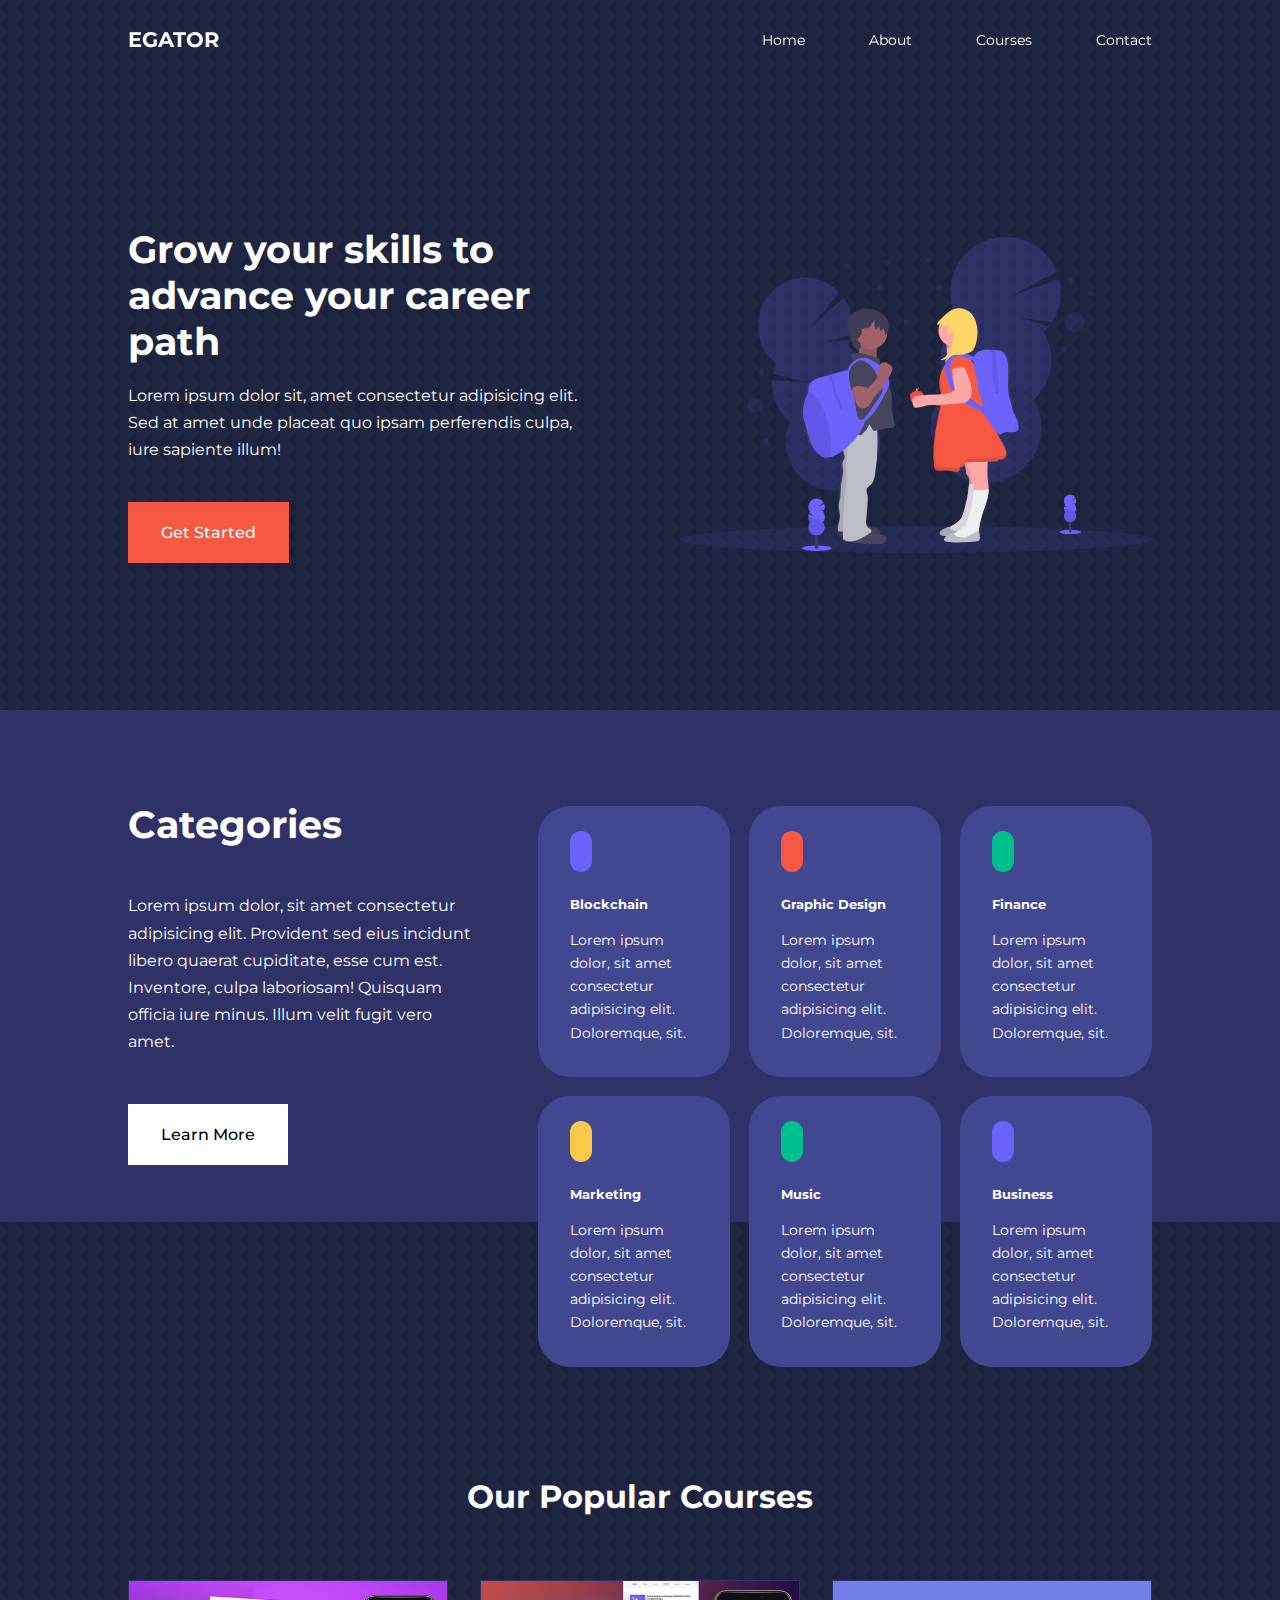
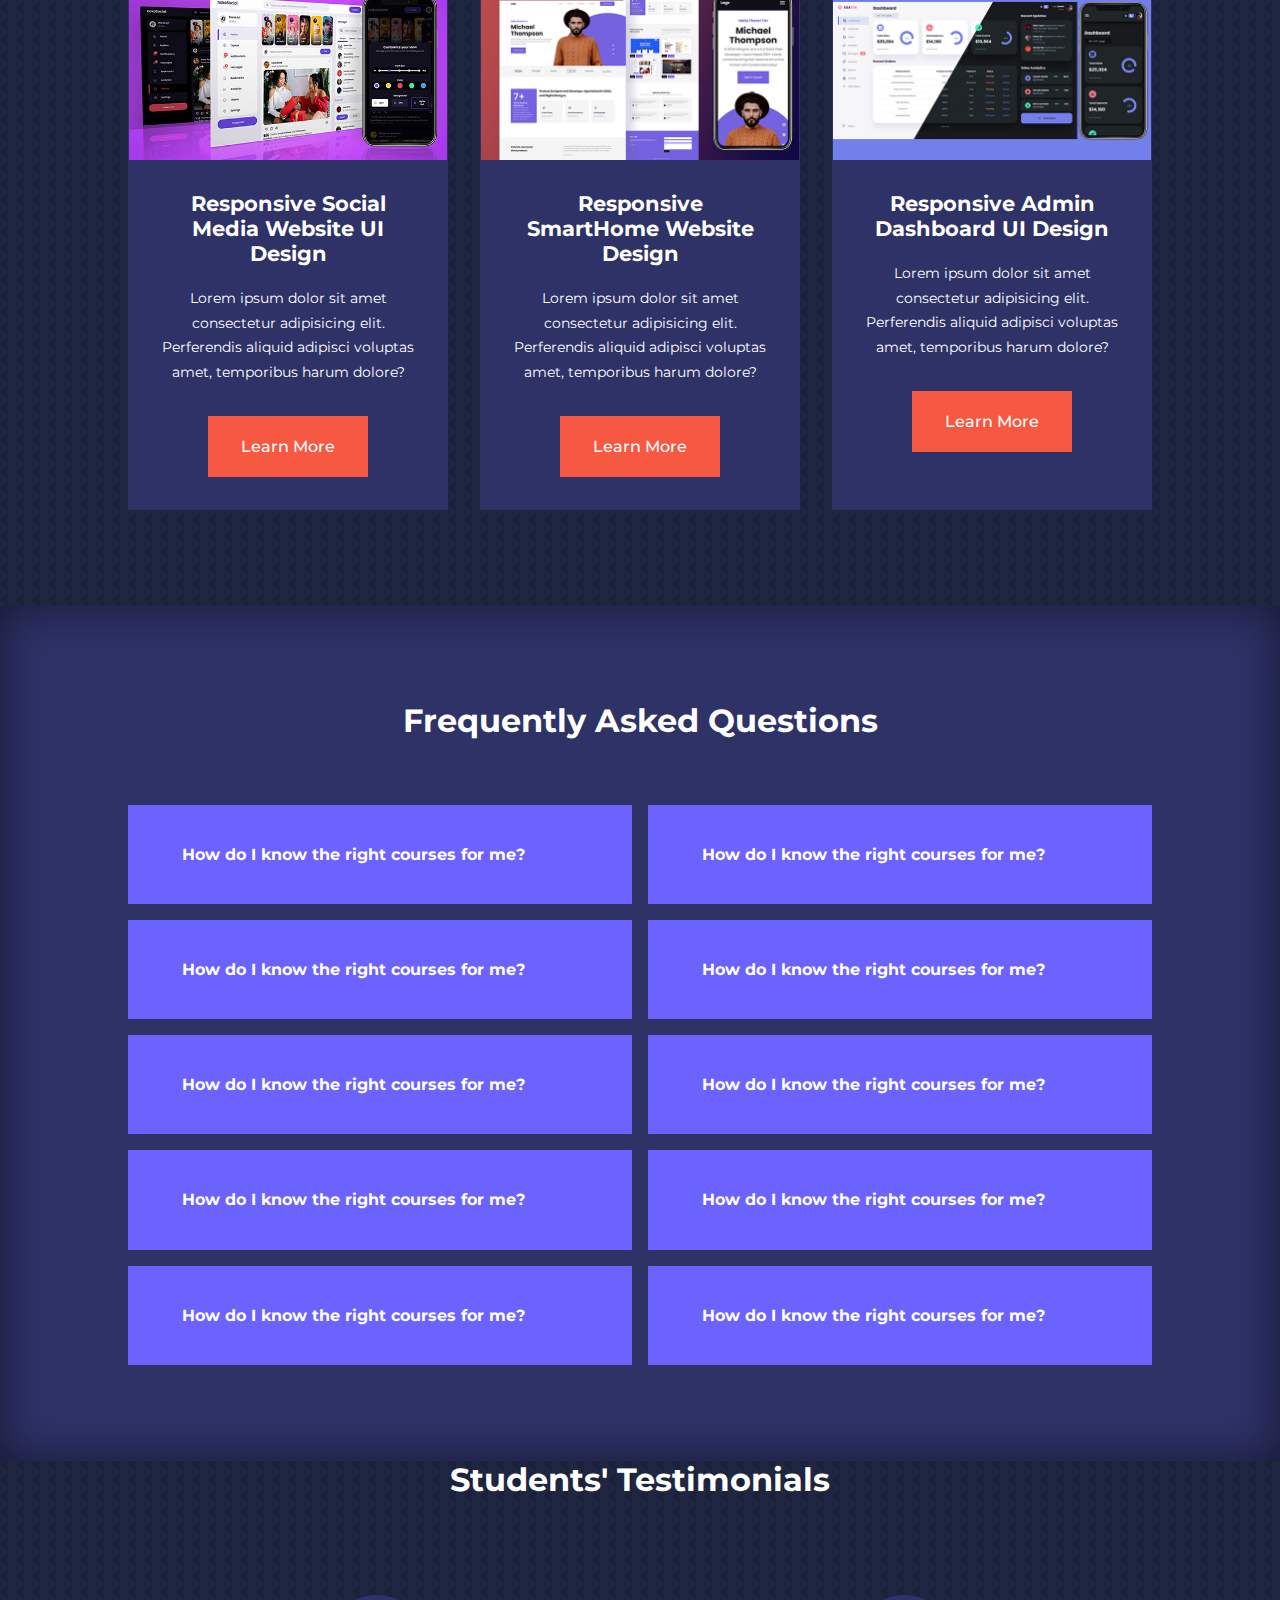
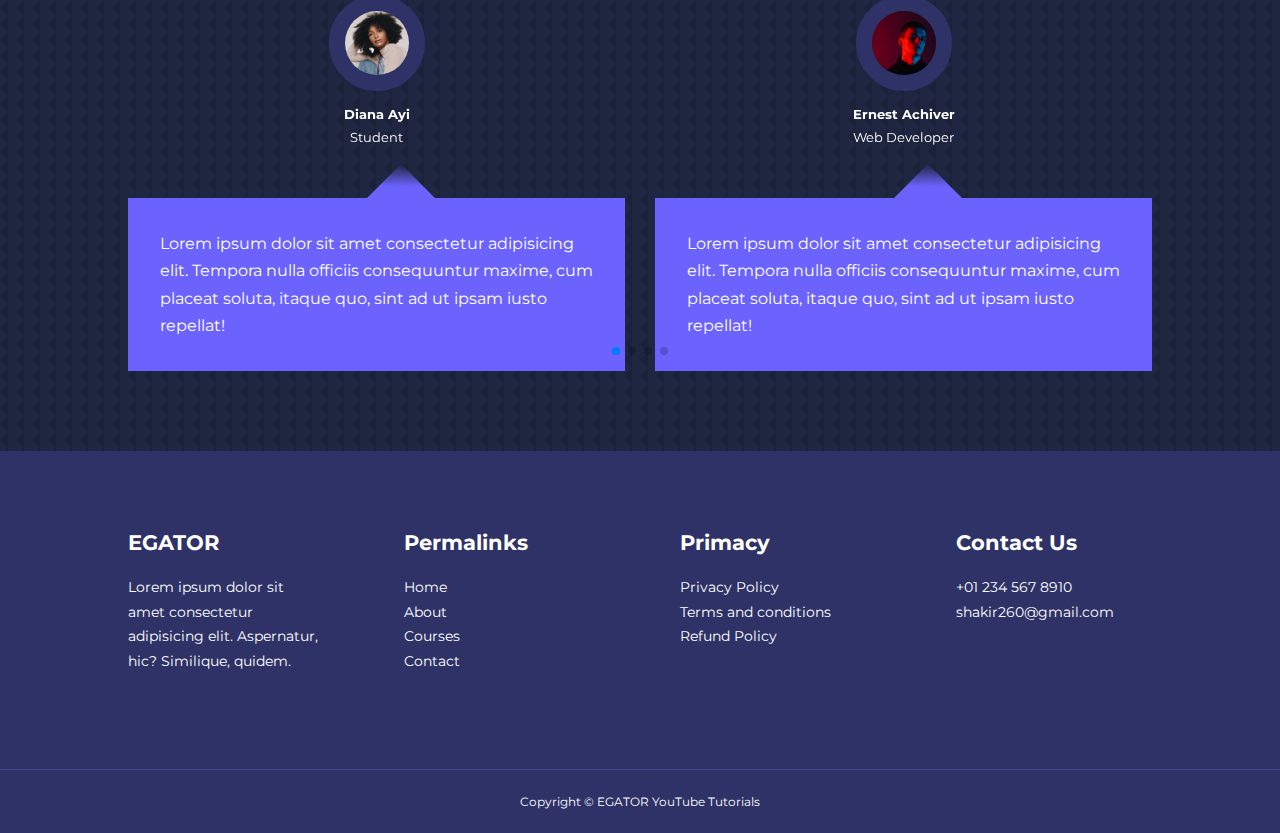
<file: index.html>
<!DOCTYPE html>
<html lang="en">
  <head>
    <meta charset="UTF-8" />
    <meta name="viewport" content="width=device-width, initial-scale=1.0" />
    <title>Responsive Multipage Education Website Using HTML, CSS & JS</title>
    <link rel="stylesheet" href="./css/style.css" />
    <!-- SWİPER JS CDN -->
    <link
      rel="stylesheet"
      href="https://cdn.jsdelivr.net/npm/swiper@11/swiper-bundle.min.css"
    />
    <!-- ICONSCOUT CSS LINK -->
    <link
      rel="stylesheet"
      href="https://unicons.iconscout.com/release/v4.0.8/css/line.css"
    />
    <style>
      body {
        background-image: url("images/bg-texture.png");
      }
    </style>
  </head>
  <body>
    <nav>
      <div class="container nav__container">
        <a href="index.html"><h4>EGATOR</h4></a>
        <ul class="nav__menu">
          <li><a href="index.html">Home</a></li>
          <li><a href="about.html">About</a></li>
          <li><a href="courses.html">Courses</a></li>
          <li><a href="contact.html">Contact</a></li>
        </ul>
        <button id="open-menu-btn"><i class="uil uil-bars"></i></button>
        <button id="close-menu-btn"><i class="uil uil-multiply"></i></button>
      </div>
    </nav>
    <!-- END OF NAVBAR -->
    <header>
      <div class="container header__container">
        <div class="header__left">
          <h1>Grow your skills to advance your career path</h1>
          <p>
            Lorem ipsum dolor sit, amet consectetur adipisicing elit. Sed at
            amet unde placeat quo ipsam perferendis culpa, iure sapiente illum!
          </p>
          <a href="courses.html" class="btn btn-primary">Get Started</a>
        </div>
        <div class="header__right">
          <div class="header__right-image">
            <img src="images/header.svg" />
          </div>
        </div>
      </div>
    </header>
    <!-- END OF HEADER -->

    <section class="categories">
      <div class="container categories__container">
        <div class="categories__left">
          <h1>Categories</h1>
          <p>
            Lorem ipsum dolor, sit amet consectetur adipisicing elit. Provident
            sed eius incidunt libero quaerat cupiditate, esse cum est.
            Inventore, culpa laboriosam! Quisquam officia iure minus. Illum
            velit fugit vero amet.
          </p>
          <a href="" class="btn">Learn More</a>
        </div>
        <div class="categories__right">
          <article class="category">
            <span class="category__icon"
              ><i class="uil uil-bitcoin-circle"></i
            ></span>
            <h5>Blockchain</h5>
            <p>
              Lorem ipsum dolor, sit amet consectetur adipisicing elit.
              Doloremque, sit.
            </p>
          </article>
          <article class="category">
            <span class="category__icon"><i class="uil uil-palette"></i></span>
            <h5>Graphic Design</h5>
            <p>
              Lorem ipsum dolor, sit amet consectetur adipisicing elit.
              Doloremque, sit.
            </p>
          </article>
          <article class="category">
            <span class="category__icon"
              ><i class="uil uil-usd-circle"></i
            ></span>
            <h5>Finance</h5>
            <p>
              Lorem ipsum dolor, sit amet consectetur adipisicing elit.
              Doloremque, sit.
            </p>
          </article>
          <article class="category">
            <span class="category__icon"
              ><i class="uil uil-megaphone"></i
            ></span>
            <h5>Marketing</h5>
            <p>
              Lorem ipsum dolor, sit amet consectetur adipisicing elit.
              Doloremque, sit.
            </p>
          </article>
          <article class="category">
            <span class="category__icon"><i class="uil uil-music"></i></span>
            <h5>Music</h5>
            <p>
              Lorem ipsum dolor, sit amet consectetur adipisicing elit.
              Doloremque, sit.
            </p>
          </article>
          <article class="category">
            <span class="category__icon"
              ><i class="uil uil-puzzle-piece"></i
            ></span>
            <h5>Business</h5>
            <p>
              Lorem ipsum dolor, sit amet consectetur adipisicing elit.
              Doloremque, sit.
            </p>
          </article>
        </div>
      </div>
    </section>

    <!-- END OF CATEGORIES -->

    <section class="courses">
      <h2>Our Popular Courses</h2>
      <div class="container courses__container">
        <article class="course">
          <div class="course__image">
            <img src="images/course1.jpg" alt="" />
          </div>
          <div class="course__info">
            <h4>Responsive Social Media Website UI Design</h4>
            <p>
              Lorem ipsum dolor sit amet consectetur adipisicing elit.
              Perferendis aliquid adipisci voluptas amet, temporibus harum
              dolore?
            </p>
            <a href="courses.html" class="btn btn-primary"> Learn More </a>
          </div>
        </article>

        <article class="course">
          <div class="course__image">
            <img src="images/course2.jpg" alt="" />
          </div>
          <div class="course__info">
            <h4>Responsive SmartHome Website Design</h4>
            <p>
              Lorem ipsum dolor sit amet consectetur adipisicing elit.
              Perferendis aliquid adipisci voluptas amet, temporibus harum
              dolore?
            </p>
            <a href="courses.html" class="btn btn-primary"> Learn More </a>
          </div>
        </article>

        <article class="course">
          <div class="course__image">
            <img src="images/course3.jpg" alt="" />
          </div>
          <div class="course__info">
            <h4>Responsive Admin Dashboard UI Design</h4>
            <p>
              Lorem ipsum dolor sit amet consectetur adipisicing elit.
              Perferendis aliquid adipisci voluptas amet, temporibus harum
              dolore?
            </p>
            <a href="courses.html" class="btn btn-primary"> Learn More </a>
          </div>
        </article>
      </div>
    </section>

    <!-- =========================== END OF THE COURSES=================== -->

    <section class="faqs">
      <h2>Frequently Asked Questions</h2>
      <div class="container faqs__container">
        <article class="faq">
          <div class="faq__icon"><i class="uil uil-plus"></i></div>
          <div class="question__answer">
            <h4>How do I know the right courses for me?</h4>
            <p>
              Lorem ipsum, dolor sit amet consectetur adipisicing elit. Placeat
              eaque vero unde itaque at sapiente facilis nulla optio quod
              maxime. Obcaecati error officiis quo id! Dolores quod voluptate
              rem repudiandae.
            </p>
          </div>
        </article>

        <article class="faq">
          <div class="faq__icon"><i class="uil uil-plus"></i></div>
          <div class="question__answer">
            <h4>How do I know the right courses for me?</h4>
            <p>
              Lorem ipsum, dolor sit amet consectetur adipisicing elit. Placeat
              eaque vero unde itaque at sapiente facilis nulla optio quod
              maxime. Obcaecati error officiis quo id! Dolores quod voluptate
              rem repudiandae.
            </p>
          </div>
        </article>

        <article class="faq">
          <div class="faq__icon"><i class="uil uil-plus"></i></div>
          <div class="question__answer">
            <h4>How do I know the right courses for me?</h4>
            <p>
              Lorem ipsum, dolor sit amet consectetur adipisicing elit. Placeat
              eaque vero unde itaque at sapiente facilis nulla optio quod
              maxime. Obcaecati error officiis quo id! Dolores quod voluptate
              rem repudiandae.
            </p>
          </div>
        </article>

        <article class="faq">
          <div class="faq__icon"><i class="uil uil-plus"></i></div>
          <div class="question__answer">
            <h4>How do I know the right courses for me?</h4>
            <p>
              Lorem ipsum, dolor sit amet consectetur adipisicing elit. Placeat
              eaque vero unde itaque at sapiente facilis nulla optio quod
              maxime. Obcaecati error officiis quo id! Dolores quod voluptate
              rem repudiandae.
            </p>
          </div>
        </article>

        <article class="faq">
          <div class="faq__icon"><i class="uil uil-plus"></i></div>
          <div class="question__answer">
            <h4>How do I know the right courses for me?</h4>
            <p>
              Lorem ipsum, dolor sit amet consectetur adipisicing elit. Placeat
              eaque vero unde itaque at sapiente facilis nulla optio quod
              maxime. Obcaecati error officiis quo id! Dolores quod voluptate
              rem repudiandae.
            </p>
          </div>
        </article>

        <article class="faq">
          <div class="faq__icon"><i class="uil uil-plus"></i></div>
          <div class="question__answer">
            <h4>How do I know the right courses for me?</h4>
            <p>
              Lorem ipsum, dolor sit amet consectetur adipisicing elit. Placeat
              eaque vero unde itaque at sapiente facilis nulla optio quod
              maxime. Obcaecati error officiis quo id! Dolores quod voluptate
              rem repudiandae.
            </p>
          </div>
        </article>

        <article class="faq">
          <div class="faq__icon"><i class="uil uil-plus"></i></div>
          <div class="question__answer">
            <h4>How do I know the right courses for me?</h4>
            <p>
              Lorem ipsum, dolor sit amet consectetur adipisicing elit. Placeat
              eaque vero unde itaque at sapiente facilis nulla optio quod
              maxime. Obcaecati error officiis quo id! Dolores quod voluptate
              rem repudiandae.
            </p>
          </div>
        </article>

        <article class="faq">
          <div class="faq__icon"><i class="uil uil-plus"></i></div>
          <div class="question__answer">
            <h4>How do I know the right courses for me?</h4>
            <p>
              Lorem ipsum, dolor sit amet consectetur adipisicing elit. Placeat
              eaque vero unde itaque at sapiente facilis nulla optio quod
              maxime. Obcaecati error officiis quo id! Dolores quod voluptate
              rem repudiandae.
            </p>
          </div>
        </article>

        <article class="faq">
          <div class="faq__icon"><i class="uil uil-plus"></i></div>
          <div class="question__answer">
            <h4>How do I know the right courses for me?</h4>
            <p>
              Lorem ipsum, dolor sit amet consectetur adipisicing elit. Placeat
              eaque vero unde itaque at sapiente facilis nulla optio quod
              maxime. Obcaecati error officiis quo id! Dolores quod voluptate
              rem repudiandae.
            </p>
          </div>
        </article>

        <article class="faq">
          <div class="faq__icon"><i class="uil uil-plus"></i></div>
          <div class="question__answer">
            <h4>How do I know the right courses for me?</h4>
            <p>
              Lorem ipsum, dolor sit amet consectetur adipisicing elit. Placeat
              eaque vero unde itaque at sapiente facilis nulla optio quod
              maxime. Obcaecati error officiis quo id! Dolores quod voluptate
              rem repudiandae.
            </p>
          </div>
        </article>
      </div>
    </section>
    <!-- END OF FAQS -->

    <!-- TESTIMONIALS  -->
    <section class="container testimonials__container swiper mySwiper">
      <h2>Students' Testimonials</h2>
      <div class="swiper-wrapper">
        <article class="testimonial swiper-slide">
          <div class="avatar">
            <img src="images/avatar1.jpg" alt="" />
          </div>
          <div class="testimonial__info">
            <h5>Diana Ayi</h5>
            <small>Student</small>
          </div>
          <div class="testimonial__body">
            <p>
              Lorem ipsum dolor sit amet consectetur adipisicing elit. Tempora
              nulla officiis consequuntur maxime, cum placeat soluta, itaque
              quo, sint ad ut ipsam iusto repellat!
            </p>
          </div>
        </article>

        <article class="testimonial swiper-slide">
          <div class="avatar">
            <img src="images/avatar2.jpg" alt="" />
          </div>
          <div class="testimonial__info">
            <h5>Ernest Achiver</h5>
            <small>Web Developer</small>
          </div>
          <div class="testimonial__body">
            <p>
              Lorem ipsum dolor sit amet consectetur adipisicing elit. Tempora
              nulla officiis consequuntur maxime, cum placeat soluta, itaque
              quo, sint ad ut ipsam iusto repellat!
            </p>
          </div>
        </article>

        <article class="testimonial swiper-slide">
          <div class="avatar">
            <img src="images/avatar3.jpg" alt="" />
          </div>
          <div class="testimonial__info">
            <h5>Edem Quist</h5>
            <small>Student</small>
          </div>
          <div class="testimonial__body">
            <p>
              Lorem ipsum dolor sit amet consectetur adipisicing elit. Tempora
              nulla officiis consequuntur maxime, cum placeat soluta, itaque
              quo, sint ad ut ipsam iusto repellat!
            </p>
          </div>
        </article>

        <article class="testimonial swiper-slide">
          <div class="avatar">
            <img src="images/avatar4.jpg" alt="" />
          </div>
          <div class="testimonial__info">
            <h5>Hajia Bintu</h5>
            <small>Model</small>
          </div>
          <div class="testimonial__body">
            <p>
              Lorem ipsum dolor sit amet consectetur adipisicing elit. Tempora
              nulla officiis consequuntur maxime, cum placeat soluta, itaque
              quo, sint ad ut ipsam iusto repellat!
            </p>
          </div>
        </article>

        <article class="testimonial swiper-slide">
          <div class="avatar">
            <img src="images/avatar5.jpg" alt="" />
          </div>
          <div class="testimonial__info">
            <h5>Jane Doe</h5>
            <small>Student</small>
          </div>
          <div class="testimonial__body">
            <p>
              Lorem ipsum dolor sit amet consectetur adipisicing elit. Tempora
              nulla officiis consequuntur maxime, cum placeat soluta, itaque
              quo, sint ad ut ipsam iusto repellat!
            </p>
          </div>
        </article>
      </div>
      <div class="swiper-pagination"></div>
    </section>
    <!--END OF TESTIMONIALS  -->

    <!-- ======= FOOTER ======= -->
    <footer>
      <div class="container footer__container">
        <div class="footer__1">
          <a href="index.html" class="footer__logo"><h4>EGATOR</h4></a>
          <p>
            Lorem ipsum dolor sit amet consectetur adipisicing elit. Aspernatur,
            hic? Similique, quidem.
          </p>
        </div>
        <div class="footer__2">
          <h4>Permalinks</h4>
          <ul class="permalinks">
            <li><a href="index.html">Home</a></li>
            <li><a href="about.html">About</a></li>
            <li><a href="courses.html">Courses</a></li>
            <li><a href="contact.html">Contact</a></li>
          </ul>
        </div>
        <div class="footer__3">
          <h4>Primacy</h4>
          <ul class="privacy">
            <li><a href="#">Privacy Policy</a></li>
            <li><a href="#">Terms and conditions</a></li>
            <li><a href="#">Refund Policy</a></li>
          </ul>
        </div>
        <div class="footer__4">
          <h4>Contact Us</h4>
          <ul class="privacy">
            <p>+01 234 567 8910</p>
            <p>shakir260@gmail.com</p>
          </ul>
          <ul class="footer__socials">
            <li>
              <a href="#"><i class="uil uil-facebook-f"></i></a>
            </li>
            <li>
              <a href="#"><i class="uil uil-instagram-alt"></i></a>
            </li>
            <li>
              <a href="#"><i class="uil uil-twitter"></i></a>
            </li>
            <li>
              <a href="#"><i class="uil uil-linkedin-alt"></i></a>
            </li>
          </ul>
        </div>
      </div>
      <div class="footer__copyright">
        <small>Copyright &copy; EGATOR YouTube Tutorials</small>
      </div>
    </footer>

    <!-- SWIPER JS -->
    <script src="https://cdn.jsdelivr.net/npm/swiper@11/swiper-bundle.min.js"></script>
    <script src="main.js"></script>

    <script>
      var swiper = new Swiper(".mySwiper", {
        slidesPerView: "auto",
        spaceBetween: 30,
        pagination: {
          el: ".swiper-pagination",
          clickable: true,
        },
        // when winow width ,s >= 600px
        breakpoints: {
          600: {
            slidesPerView: 2,
          },
        },
      });
    </script>
  </body>
</html>
</file>
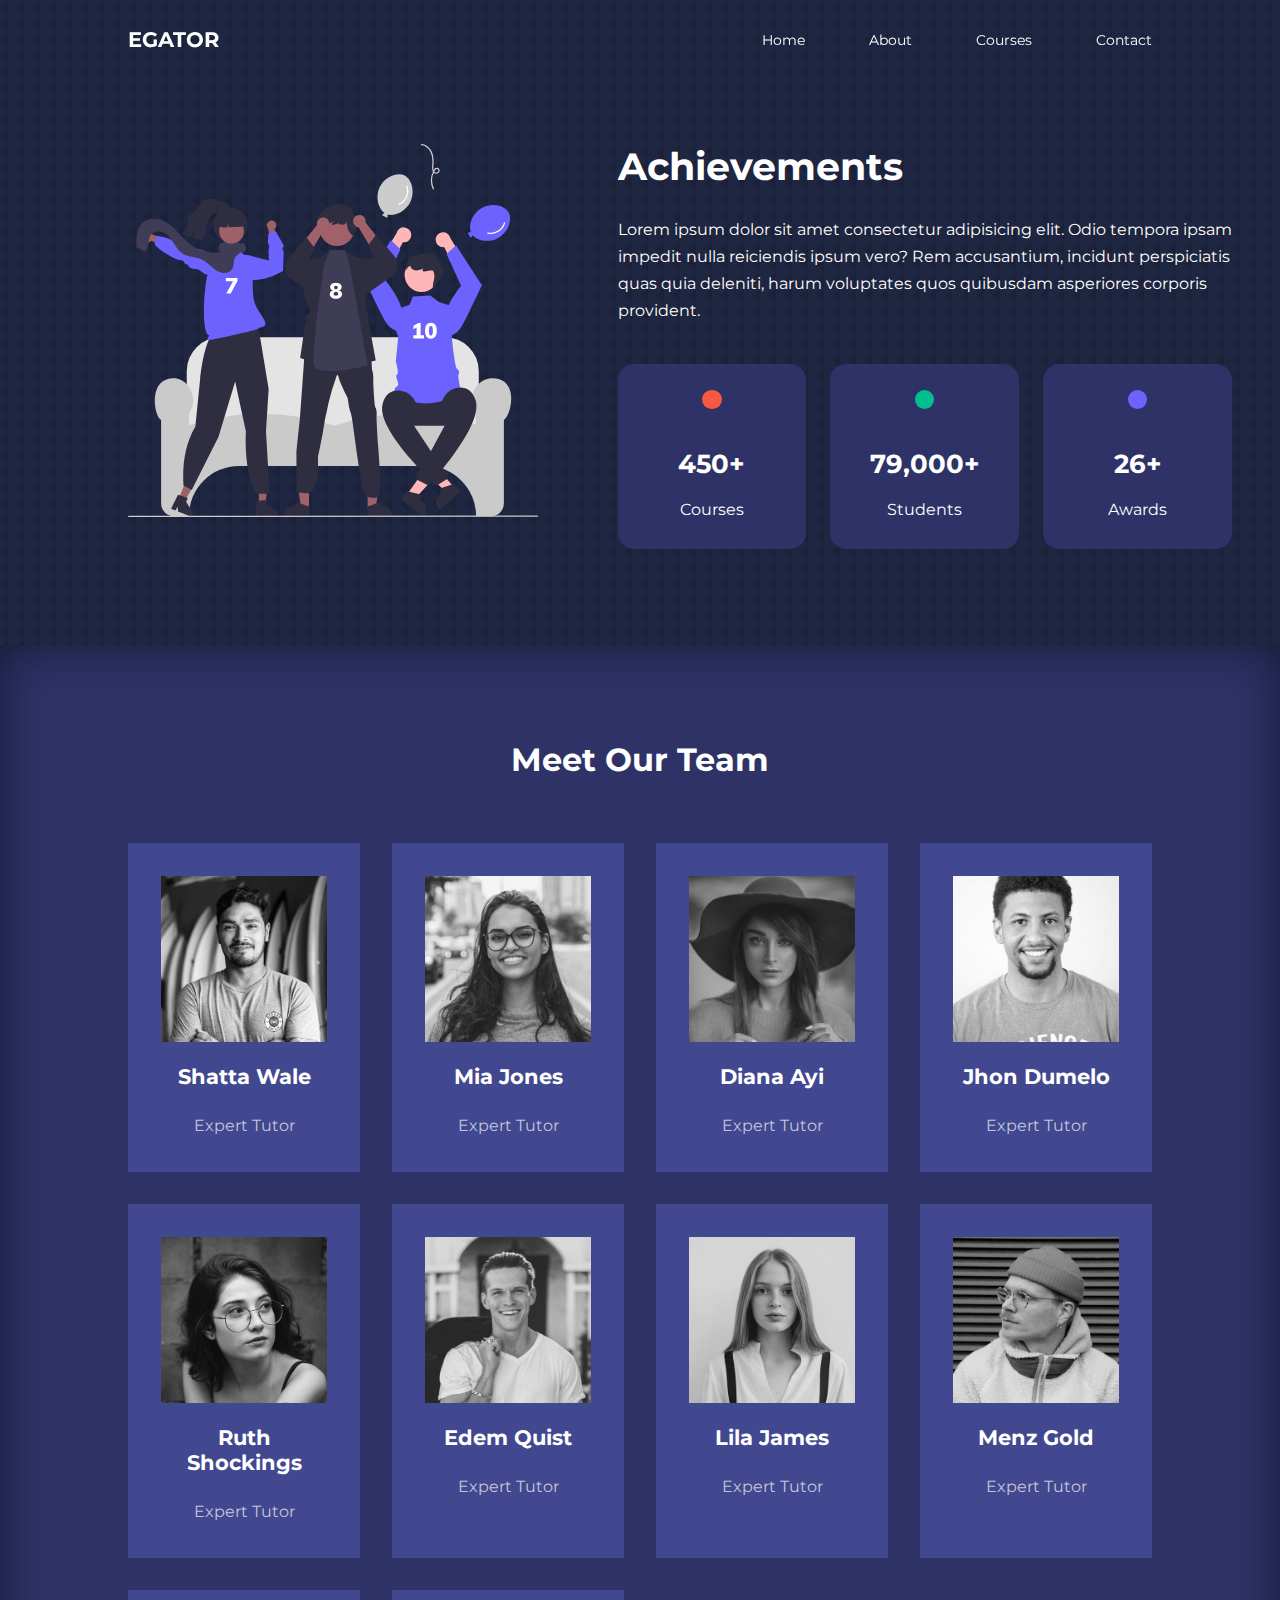
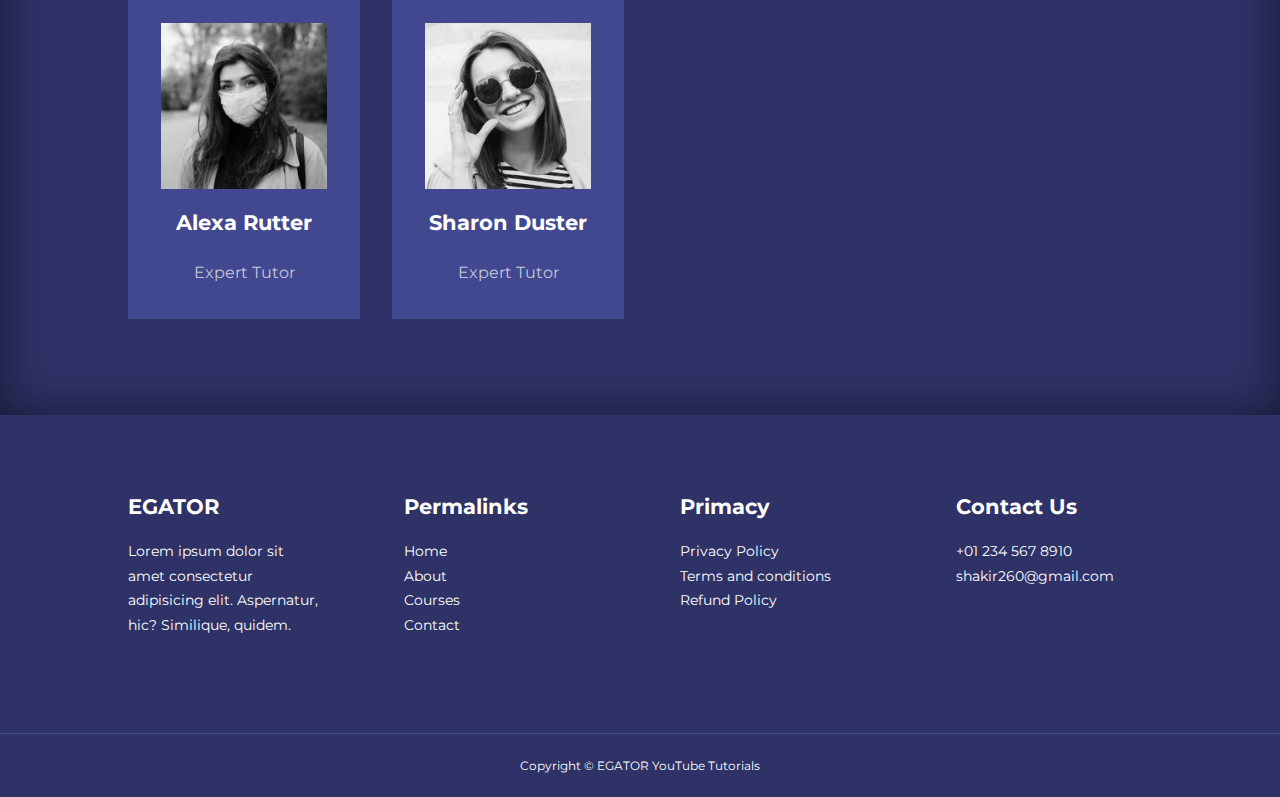
<file: about.html>
<!DOCTYPE html>
<html lang="en">
  <head>
    <meta charset="UTF-8" />
    <meta name="viewport" content="width=device-width, initial-scale=1.0" />
    <title>Responsive Multipage Education Website Using HTML, CSS & JS</title>
    <link rel="stylesheet" href="./css/style.css" />
    <link rel="stylesheet" href="./css/about.css" />
    <!-- ICONSCOUT CSS LINK -->
    <link
      rel="stylesheet"
      href="https://unicons.iconscout.com/release/v4.0.8/css/line.css"
    />
    <style>
      body {
        background-image: url("images/bg-texture.png");
      }
    </style>
  </head>
  <body>
    <nav>
      <div class="container nav__container">
        <a href="index.html"><h4>EGATOR</h4></a>
        <ul class="nav__menu">
          <li><a href="index.html">Home</a></li>
          <li><a href="about.html">About</a></li>
          <li><a href="courses.html">Courses</a></li>
          <li><a href="contact.html">Contact</a></li>
        </ul>
        <button id="open-menu-btn"><i class="uil uil-bars"></i></button>
        <button id="close-menu-btn"><i class="uil uil-multiply"></i></button>
      </div>
    </nav>

    <!-- ============ ACHIEVEMENTS ============== -->

    <section class="about__achievements">
      <div class="container about__achievements-container">
        <div class="about__achievements-left">
          <img src="images/about achievements.svg" alt="" />
        </div>
        <div class="about__achievements-right">
          <h1>Achievements</h1>
          <p>
            Lorem ipsum dolor sit amet consectetur adipisicing elit. Odio
            tempora ipsam impedit nulla reiciendis ipsum vero? Rem accusantium,
            incidunt perspiciatis quas quia deleniti, harum voluptates quos
            quibusdam asperiores corporis provident.
          </p>
          <div class="achievements__cards">
            <article class="achievement__card">
              <span class="achievement__icon"
                ><i class="uil uil-video"></i
              ></span>
              <h3>450+</h3>
              <p>Courses</p>
            </article>

            <article class="achievement__card">
              <span class="achievement__icon"
                ><i class="uil uil-users-alt"></i
              ></span>
              <h3>79,000+</h3>
              <p>Students</p>
            </article>

            <article class="achievement__card">
              <span class="achievement__icon"
                ><i class="uil uil-trophy"></i
              ></span>
              <h3>26+</h3>
              <p>Awards</p>
            </article>
          </div>
        </div>
      </div>
    </section>
    <!-- ============ END OF ACHIEVEMENTS ============== -->

    <!-- ============ MEET OUR TEAM SECTION ============== -->
    <section class="team">
      <h2>Meet Our Team</h2>
      <div class="container team__container">
        <articel class="team__member">
          <div class="team__member-image">
            <img src="images/tm1.jpg" alt="" />
          </div>
          <div class="team__member-info">
            <h4>Shatta Wale</h4>
            <p>Expert Tutor</p>
          </div>
          <div class="team__member-socials">
            <a href="https://instagram.com" target="_blank"
              ><i class="uil uil-instagram"></i
            ></a>
            <a href="https://twitter.com" target="_blank"
              ><i class="uil uil-twitter-alt"></i
            ></a>
            <a href="https://linkedin.com" target="_blank"
              ><i class="uil uil-linkedin-alt"></i
            ></a>
          </div>
        </articel>
        <articel class="team__member">
          <div class="team__member-image">
            <img src="images/tm2.jpg" alt="" />
          </div>
          <div class="team__member-info">
            <h4>Mia Jones</h4>
            <p>Expert Tutor</p>
          </div>
          <div class="team__member-socials">
            <a href="https://instagram.com" target="_blank"
              ><i class="uil uil-instagram"></i
            ></a>
            <a href="https://twitter.com" target="_blank"
              ><i class="uil uil-twitter-alt"></i
            ></a>
            <a href="https://linkedin.com" target="_blank"
              ><i class="uil uil-linkedin-alt"></i
            ></a>
          </div>
        </articel>
        <articel class="team__member">
          <div class="team__member-image">
            <img src="images/tm3.jpg" alt="" />
          </div>
          <div class="team__member-info">
            <h4>Diana Ayi</h4>
            <p>Expert Tutor</p>
          </div>
          <div class="team__member-socials">
            <a href="https://instagram.com" target="_blank"
              ><i class="uil uil-instagram"></i
            ></a>
            <a href="https://twitter.com" target="_blank"
              ><i class="uil uil-twitter-alt"></i
            ></a>
            <a href="https://linkedin.com" target="_blank"
              ><i class="uil uil-linkedin-alt"></i
            ></a>
          </div>
        </articel>
        <articel class="team__member">
          <div class="team__member-image">
            <img src="images/tm4.jpg" alt="" />
          </div>
          <div class="team__member-info">
            <h4>Jhon Dumelo</h4>
            <p>Expert Tutor</p>
          </div>
          <div class="team__member-socials">
            <a href="https://instagram.com" target="_blank"
              ><i class="uil uil-instagram"></i
            ></a>
            <a href="https://twitter.com" target="_blank"
              ><i class="uil uil-twitter-alt"></i
            ></a>
            <a href="https://linkedin.com" target="_blank"
              ><i class="uil uil-linkedin-alt"></i
            ></a>
          </div>
        </articel>
        <articel class="team__member">
          <div class="team__member-image">
            <img src="images/tm5.jpg" alt="" />
          </div>
          <div class="team__member-info">
            <h4>Ruth Shockings</h4>
            <p>Expert Tutor</p>
          </div>
          <div class="team__member-socials">
            <a href="https://instagram.com" target="_blank"
              ><i class="uil uil-instagram"></i
            ></a>
            <a href="https://twitter.com" target="_blank"
              ><i class="uil uil-twitter-alt"></i
            ></a>
            <a href="https://linkedin.com" target="_blank"
              ><i class="uil uil-linkedin-alt"></i
            ></a>
          </div>
        </articel>
        <articel class="team__member">
          <div class="team__member-image">
            <img src="images/tm6.jpg" alt="" />
          </div>
          <div class="team__member-info">
            <h4>Edem Quist</h4>
            <p>Expert Tutor</p>
          </div>
          <div class="team__member-socials">
            <a href="https://instagram.com" target="_blank"
              ><i class="uil uil-instagram"></i
            ></a>
            <a href="https://twitter.com" target="_blank"
              ><i class="uil uil-twitter-alt"></i
            ></a>
            <a href="https://linkedin.com" target="_blank"
              ><i class="uil uil-linkedin-alt"></i
            ></a>
          </div>
        </articel>
        <articel class="team__member">
          <div class="team__member-image">
            <img src="images/tm7.jpg" alt="" />
          </div>
          <div class="team__member-info">
            <h4>Lila James</h4>
            <p>Expert Tutor</p>
          </div>
          <div class="team__member-socials">
            <a href="https://instagram.com" target="_blank"
              ><i class="uil uil-instagram"></i
            ></a>
            <a href="https://twitter.com" target="_blank"
              ><i class="uil uil-twitter-alt"></i
            ></a>
            <a href="https://linkedin.com" target="_blank"
              ><i class="uil uil-linkedin-alt"></i
            ></a>
          </div>
        </articel>
        <articel class="team__member">
          <div class="team__member-image">
            <img src="images/tm8.jpg" alt="" />
          </div>
          <div class="team__member-info">
            <h4>Menz Gold</h4>
            <p>Expert Tutor</p>
          </div>
          <div class="team__member-socials">
            <a href="https://instagram.com" target="_blank"
              ><i class="uil uil-instagram"></i
            ></a>
            <a href="https://twitter.com" target="_blank"
              ><i class="uil uil-twitter-alt"></i
            ></a>
            <a href="https://linkedin.com" target="_blank"
              ><i class="uil uil-linkedin-alt"></i
            ></a>
          </div>
        </articel>
        <articel class="team__member">
          <div class="team__member-image">
            <img src="images/tm9.jpg" alt="" />
          </div>
          <div class="team__member-info">
            <h4>Alexa Rutter</h4>
            <p>Expert Tutor</p>
          </div>
          <div class="team__member-socials">
            <a href="https://instagram.com" target="_blank"
              ><i class="uil uil-instagram"></i
            ></a>
            <a href="https://twitter.com" target="_blank"
              ><i class="uil uil-twitter-alt"></i
            ></a>
            <a href="https://linkedin.com" target="_blank"
              ><i class="uil uil-linkedin-alt"></i
            ></a>
          </div>
        </articel>
        <articel class="team__member">
          <div class="team__member-image">
            <img src="images/tm10.jpg" alt="" />
          </div>
          <div class="team__member-info">
            <h4>Sharon Duster</h4>
            <p>Expert Tutor</p>
          </div>
          <div class="team__member-socials">
            <a href="https://instagram.com" target="_blank"
              ><i class="uil uil-instagram"></i
            ></a>
            <a href="https://twitter.com" target="_blank"
              ><i class="uil uil-twitter-alt"></i
            ></a>
            <a href="https://linkedin.com" target="_blank"
              ><i class="uil uil-linkedin-alt"></i
            ></a>
          </div>
        </articel>
      </div>
    </section>

    <!-- ============ END OF MEET OUR TEAM SECTION ============== -->

    <footer>
      <div class="container footer__container">
        <div class="footer__1">
          <a href="index.html" class="footer__logo"><h4>EGATOR</h4></a>
          <p>
            Lorem ipsum dolor sit amet consectetur adipisicing elit. Aspernatur,
            hic? Similique, quidem.
          </p>
        </div>
        <div class="footer__2">
          <h4>Permalinks</h4>
          <ul class="permalinks">
            <li><a href="index.html">Home</a></li>
            <li><a href="about.html">About</a></li>
            <li><a href="courses.html">Courses</a></li>
            <li><a href="contact.html">Contact</a></li>
          </ul>
        </div>
        <div class="footer__3">
          <h4>Primacy</h4>
          <ul class="privacy">
            <li><a href="#">Privacy Policy</a></li>
            <li><a href="#">Terms and conditions</a></li>
            <li><a href="#">Refund Policy</a></li>
          </ul>
        </div>
        <div class="footer__4">
          <h4>Contact Us</h4>
          <ul class="privacy">
            <p>+01 234 567 8910</p>
            <p>shakir260@gmail.com</p>
          </ul>
          <ul class="footer__socials">
            <li>
              <a href="#"><i class="uil uil-facebook-f"></i></a>
            </li>
            <li>
              <a href="#"><i class="uil uil-instagram-alt"></i></a>
            </li>
            <li>
              <a href="#"><i class="uil uil-twitter"></i></a>
            </li>
            <li>
              <a href="#"><i class="uil uil-linkedin-alt"></i></a>
            </li>
          </ul>
        </div>
      </div>
      <div class="footer__copyright">
        <small>Copyright &copy; EGATOR YouTube Tutorials</small>
      </div>
    </footer>
    <script src="main.js"></script>
  </body>
</html>
</file>
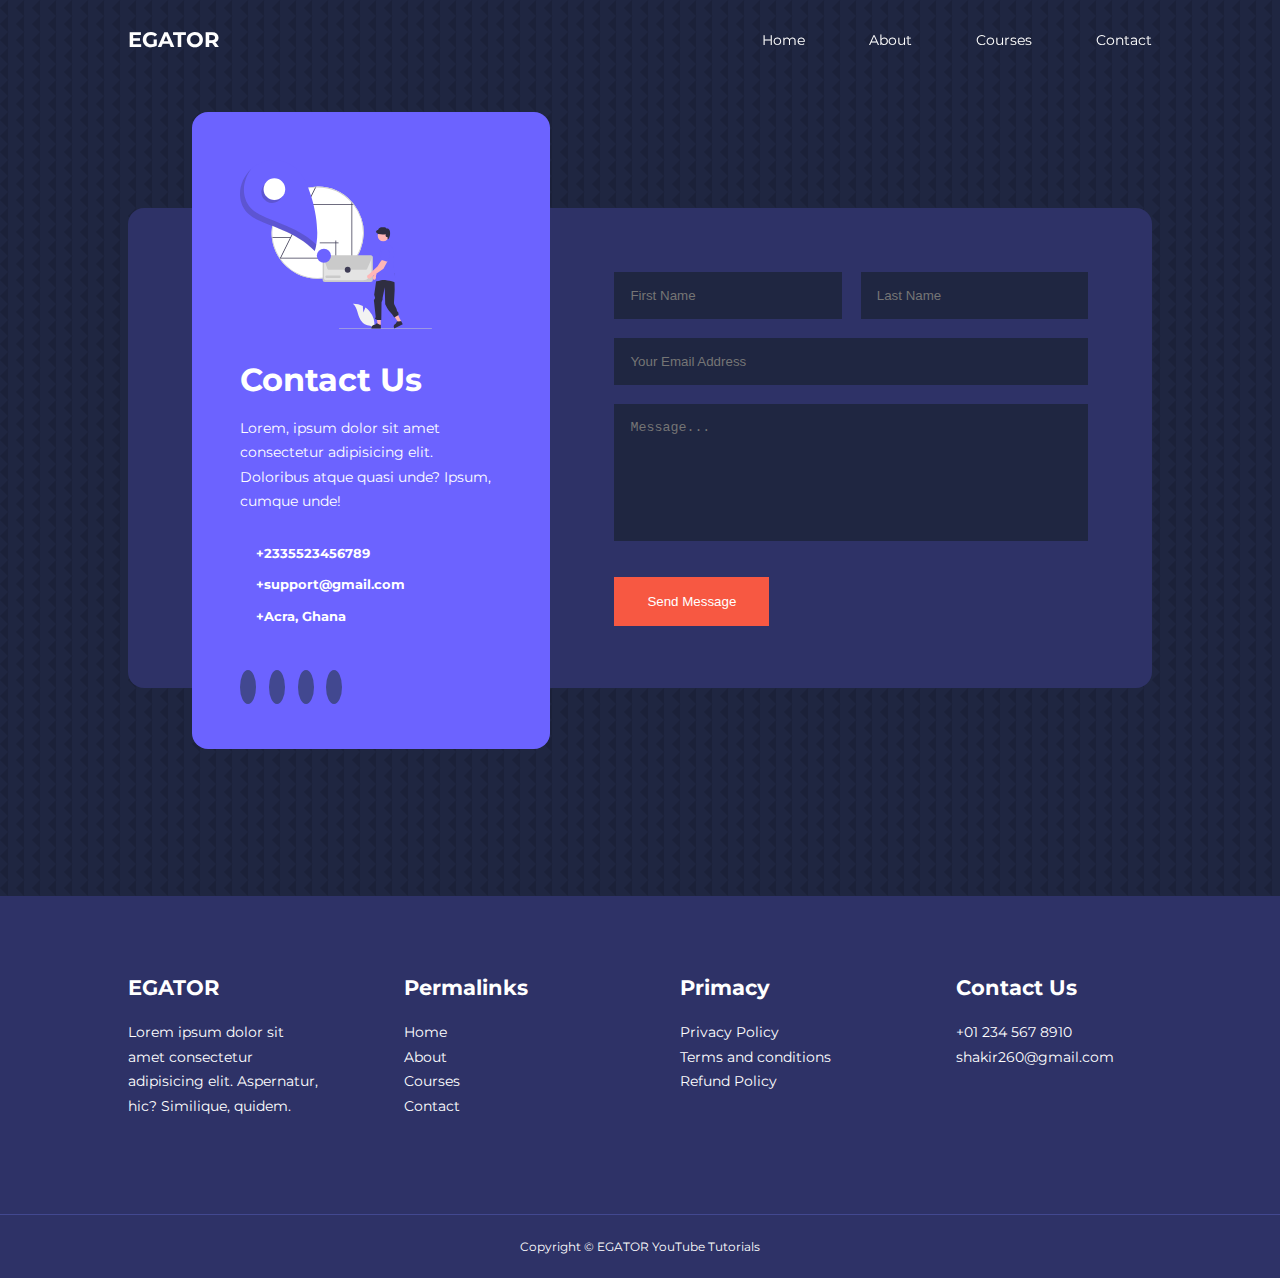
<file: contact.html>
<!DOCTYPE html>
<html lang="en">
  <head>
    <meta charset="UTF-8" />
    <meta name="viewport" content="width=device-width, initial-scale=1.0" />
    <title>Responsive Multipage Education Website Using HTML, CSS & JS</title>
    <link rel="stylesheet" href="./css/style.css" />
    <link rel="stylesheet" href="./css/contact.css" />
    <style>
      body {
        background-image: url("images/bg-texture.png");
      }
      .courses {
        margin-top: 1rem;
      }
    </style>

    <!-- ICONSCOUT CSS LINK -->
    <link
      rel="stylesheet"
      href="https://unicons.iconscout.com/release/v4.0.8/css/line.css"
    />
  </head>
  <body>
    <!-- NAVBAR -->
    <nav>
      <div class="container nav__container">
        <a href="index.html"><h4>EGATOR</h4></a>
        <ul class="nav__menu">
          <li><a href="index.html">Home</a></li>
          <li><a href="about.html">About</a></li>
          <li><a href="courses.html">Courses</a></li>
          <li><a href="contact.html">Contact</a></li>
        </ul>
        <button id="open-menu-btn"><i class="uil uil-bars"></i></button>
        <button id="close-menu-btn"><i class="uil uil-multiply"></i></button>
      </div>
    </nav>

    <section class="contact">
      <div class="container contact__container">
        <aside class="contact__aside">
          <div class="aside__image">
            <img src="images/contact.svg" alt="" />
          </div>
          <h2>Contact Us</h2>
          <p>
            Lorem, ipsum dolor sit amet consectetur adipisicing elit. Doloribus
            atque quasi unde? Ipsum, cumque unde!
          </p>
          <ul class="contact__details">
            <li>
              <i class="uil uil-phone-times"></i>
              <h5>+2335523456789</h5>
            </li>
            <li>
              <i class="uil uil-envelope"></i>
              <h5>+support@gmail.com</h5>
            </li>
            <li>
              <i class="uil uil-location-point"></i>
              <h5>+Acra, Ghana</h5>
            </li>
          </ul>
          <ul class="contact__socials">
            <li>
              <a href="#"><i class="uil uil-facebook-f"></i></a>
            </li>
            <li>
              <a href="#"><i class="uil uil-instagram-alt"></i></a>
            </li>
            <li>
              <a href="#"><i class="uil uil-twitter"></i></a>
            </li>
            <li>
              <a href="#"><i class="uil uil-linkedin-alt"></i></a>
            </li>
          </ul>
        </aside>

        <form class="contact__form">
          <div class="form__name">
            <input
              type="text"
              name="First Name"
              placeholder="First Name"
              required
            />
            <input
              type="text"
              name="Last Name"
              placeholder="Last Name"
              required
            />
          </div>
          <input
            type="email"
            name="Email Address"
            placeholder="Your Email Address"
            required
          />
          <textarea
            name="Message"
            rows="7"
            placeholder="Message..."
            required
            style="resize: none"
          ></textarea>
          <button type="submit" class="btn btn-primary">Send Message</button>
        </form>
      </div>
    </section>

    <!-- FOOTER -->
    <footer>
      <div class="container footer__container">
        <div class="footer__1">
          <a href="index.html" class="footer__logo"><h4>EGATOR</h4></a>
          <p>
            Lorem ipsum dolor sit amet consectetur adipisicing elit. Aspernatur,
            hic? Similique, quidem.
          </p>
        </div>
        <div class="footer__2">
          <h4>Permalinks</h4>
          <ul class="permalinks">
            <li><a href="index.html">Home</a></li>
            <li><a href="about.html">About</a></li>
            <li><a href="courses.html">Courses</a></li>
            <li><a href="contact.html">Contact</a></li>
          </ul>
        </div>
        <div class="footer__3">
          <h4>Primacy</h4>
          <ul class="privacy">
            <li><a href="#">Privacy Policy</a></li>
            <li><a href="#">Terms and conditions</a></li>
            <li><a href="#">Refund Policy</a></li>
          </ul>
        </div>
        <div class="footer__4">
          <h4>Contact Us</h4>
          <ul class="privacy">
            <p>+01 234 567 8910</p>
            <p>shakir260@gmail.com</p>
          </ul>
          <ul class="footer__socials">
            <li>
              <a href="#"><i class="uil uil-facebook-f"></i></a>
            </li>
            <li>
              <a href="#"><i class="uil uil-instagram-alt"></i></a>
            </li>
            <li>
              <a href="#"><i class="uil uil-twitter"></i></a>
            </li>
            <li>
              <a href="#"><i class="uil uil-linkedin-alt"></i></a>
            </li>
          </ul>
        </div>
      </div>
      <div class="footer__copyright">
        <small>Copyright &copy; EGATOR YouTube Tutorials</small>
      </div>
    </footer>
    <script src="main.js"></script>
  </body>
</html>
</file>
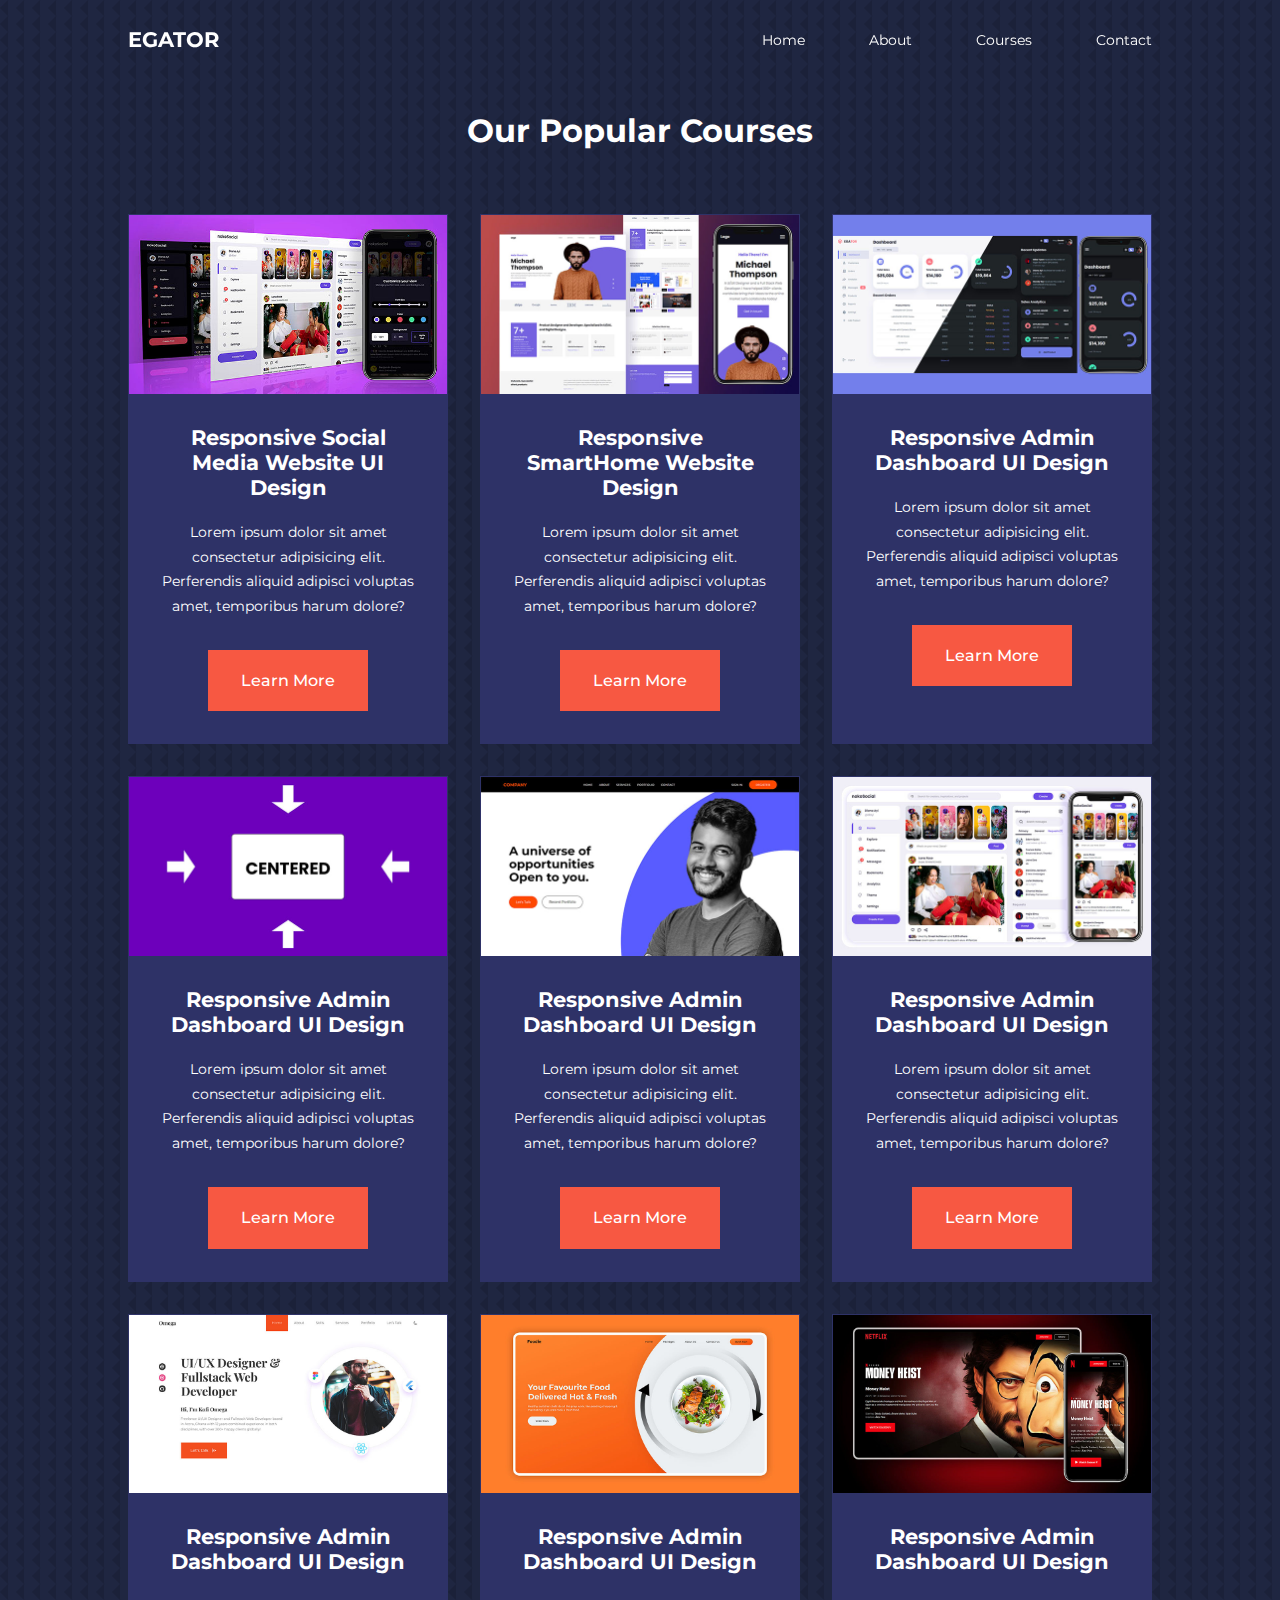
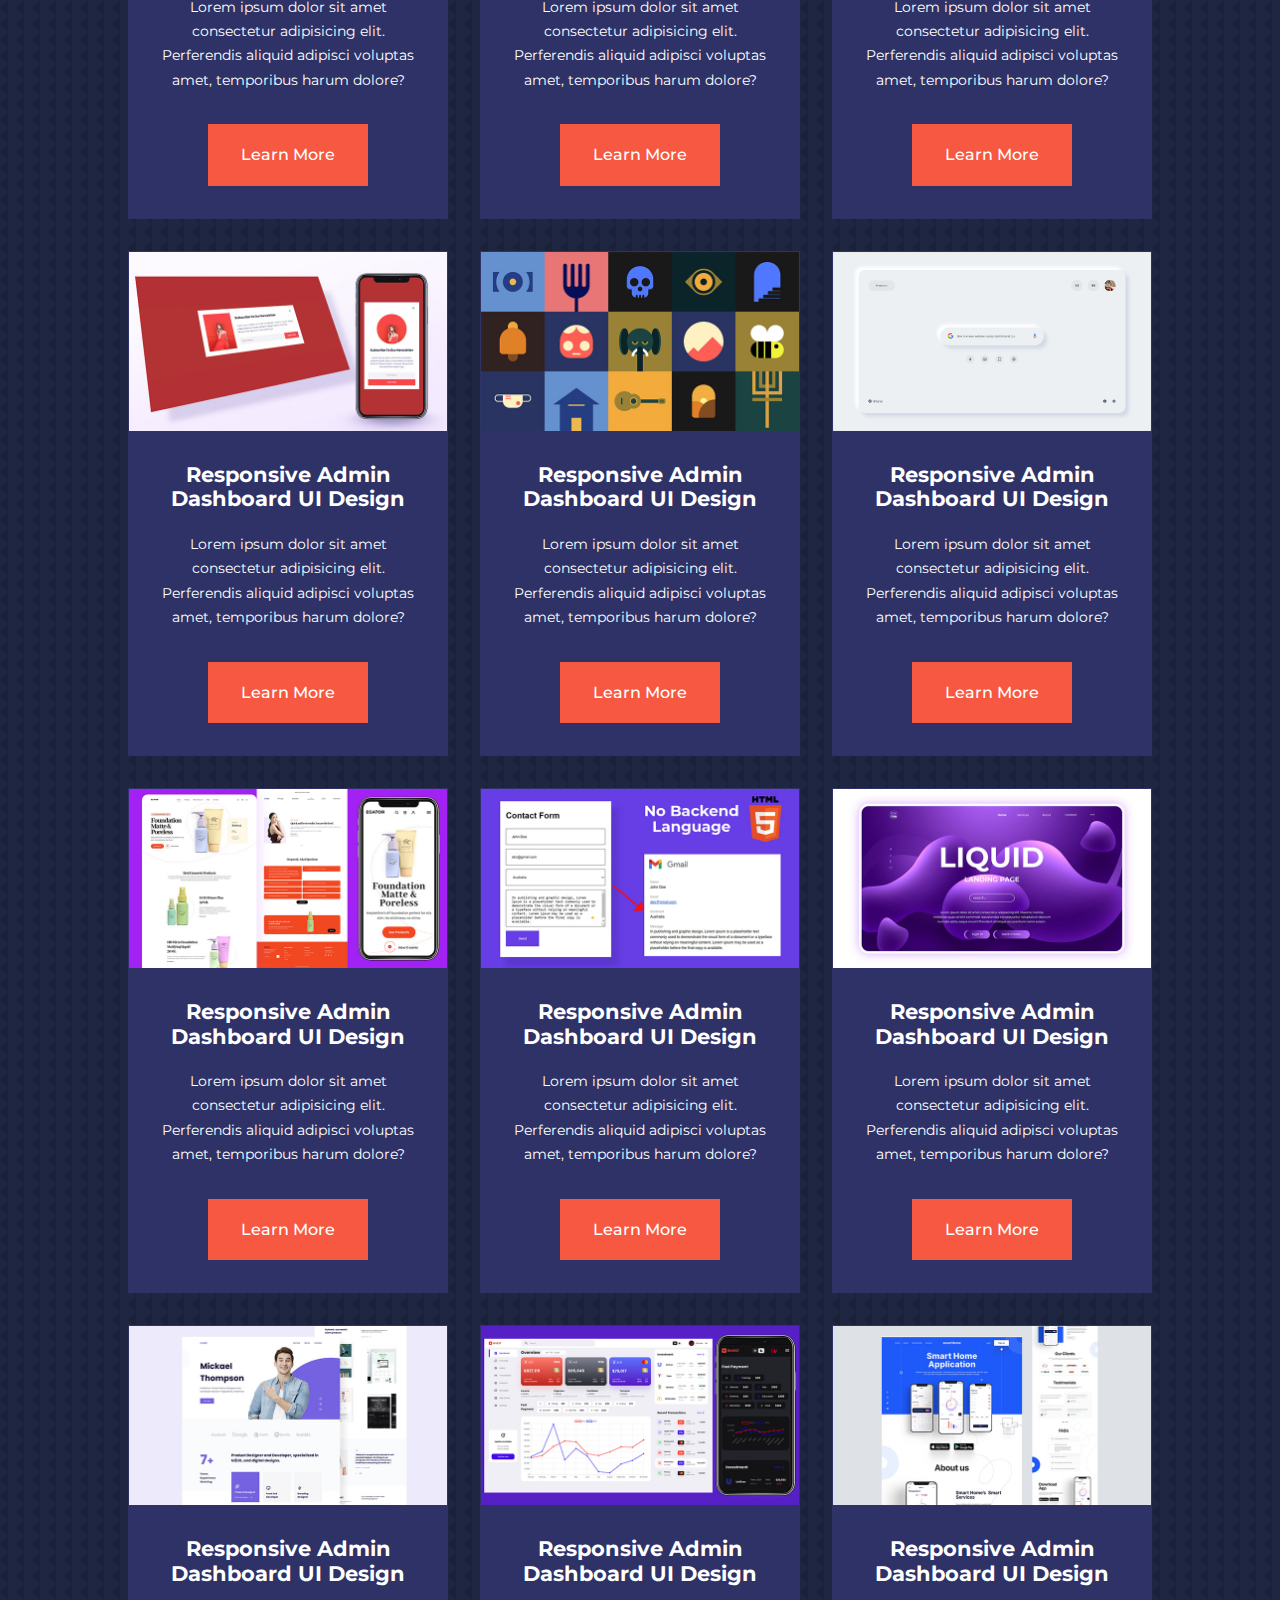
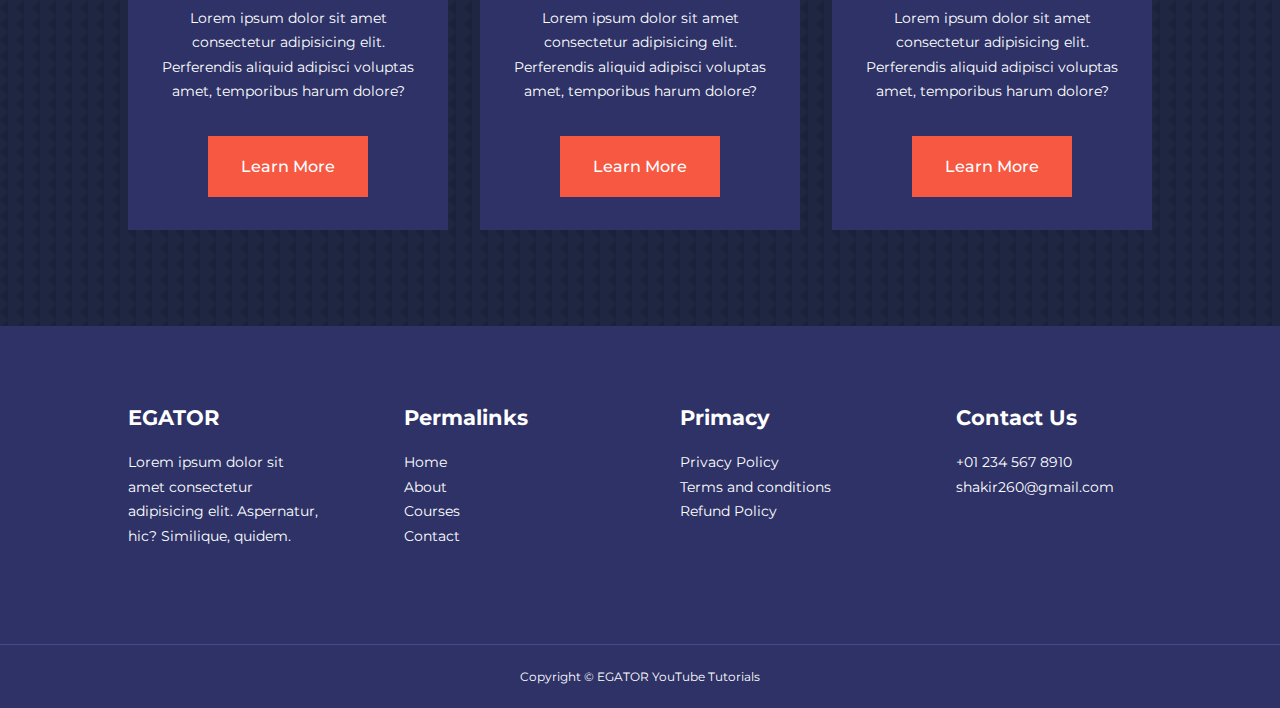
<file: courses.html>
<!DOCTYPE html>
<html lang="en">
  <head>
    <meta charset="UTF-8" />
    <meta name="viewport" content="width=device-width, initial-scale=1.0" />
    <title>Responsive Multipage Education Website Using HTML, CSS & JS</title>
    <link rel="stylesheet" href="./css/style.css" />
    <style>
      .courses {
        margin-top: 1rem;
      }
    </style>

    <!-- ICONSCOUT CSS LINK -->
    <link
      rel="stylesheet"
      href="https://unicons.iconscout.com/release/v4.0.8/css/line.css"
    />
    <style>
      body {
        background-image: url("images/bg-texture.png");
      }
    </style>
  </head>
  <body>
    <!-- NAVBAR -->
    <nav>
      <div class="container nav__container">
        <a href="index.html"><h4>EGATOR</h4></a>
        <ul class="nav__menu">
          <li><a href="index.html">Home</a></li>
          <li><a href="about.html">About</a></li>
          <li><a href="courses.html">Courses</a></li>
          <li><a href="contact.html">Contact</a></li>
        </ul>
        <button id="open-menu-btn"><i class="uil uil-bars"></i></button>
        <button id="close-menu-btn"><i class="uil uil-multiply"></i></button>
      </div>
    </nav>
    <!-- COURSES -->
    <section class="courses">
      <h2>Our Popular Courses</h2>
      <div class="container courses__container">
        <article class="course">
          <div class="course__image">
            <img src="images/course1.jpg" alt="" />
          </div>
          <div class="course__info">
            <h4>Responsive Social Media Website UI Design</h4>
            <p>
              Lorem ipsum dolor sit amet consectetur adipisicing elit.
              Perferendis aliquid adipisci voluptas amet, temporibus harum
              dolore?
            </p>
            <a href="courses.html" class="btn btn-primary"> Learn More </a>
          </div>
        </article>

        <article class="course">
          <div class="course__image">
            <img src="images/course2.jpg" alt="" />
          </div>
          <div class="course__info">
            <h4>Responsive SmartHome Website Design</h4>
            <p>
              Lorem ipsum dolor sit amet consectetur adipisicing elit.
              Perferendis aliquid adipisci voluptas amet, temporibus harum
              dolore?
            </p>
            <a href="courses.html" class="btn btn-primary"> Learn More </a>
          </div>
        </article>

        <article class="course">
          <div class="course__image">
            <img src="images/course3.jpg" alt="" />
          </div>
          <div class="course__info">
            <h4>Responsive Admin Dashboard UI Design</h4>
            <p>
              Lorem ipsum dolor sit amet consectetur adipisicing elit.
              Perferendis aliquid adipisci voluptas amet, temporibus harum
              dolore?
            </p>
            <a href="courses.html" class="btn btn-primary"> Learn More </a>
          </div>
        </article>

        <article class="course">
          <div class="course__image">
            <img src="images/course4.jpg" alt="" />
          </div>
          <div class="course__info">
            <h4>Responsive Admin Dashboard UI Design</h4>
            <p>
              Lorem ipsum dolor sit amet consectetur adipisicing elit.
              Perferendis aliquid adipisci voluptas amet, temporibus harum
              dolore?
            </p>
            <a href="courses.html" class="btn btn-primary"> Learn More </a>
          </div>
        </article>

        <article class="course">
          <div class="course__image">
            <img src="images/course5.jpg" alt="" />
          </div>
          <div class="course__info">
            <h4>Responsive Admin Dashboard UI Design</h4>
            <p>
              Lorem ipsum dolor sit amet consectetur adipisicing elit.
              Perferendis aliquid adipisci voluptas amet, temporibus harum
              dolore?
            </p>
            <a href="courses.html" class="btn btn-primary"> Learn More </a>
          </div>
        </article>

        <article class="course">
          <div class="course__image">
            <img src="images/course6.jpg" alt="" />
          </div>
          <div class="course__info">
            <h4>Responsive Admin Dashboard UI Design</h4>
            <p>
              Lorem ipsum dolor sit amet consectetur adipisicing elit.
              Perferendis aliquid adipisci voluptas amet, temporibus harum
              dolore?
            </p>
            <a href="courses.html" class="btn btn-primary"> Learn More </a>
          </div>
        </article>

        <article class="course">
          <div class="course__image">
            <img src="images/course7.jpg" alt="" />
          </div>
          <div class="course__info">
            <h4>Responsive Admin Dashboard UI Design</h4>
            <p>
              Lorem ipsum dolor sit amet consectetur adipisicing elit.
              Perferendis aliquid adipisci voluptas amet, temporibus harum
              dolore?
            </p>
            <a href="courses.html" class="btn btn-primary"> Learn More </a>
          </div>
        </article>

        <article class="course">
          <div class="course__image">
            <img src="images/course8.jpg" alt="" />
          </div>
          <div class="course__info">
            <h4>Responsive Admin Dashboard UI Design</h4>
            <p>
              Lorem ipsum dolor sit amet consectetur adipisicing elit.
              Perferendis aliquid adipisci voluptas amet, temporibus harum
              dolore?
            </p>
            <a href="courses.html" class="btn btn-primary"> Learn More </a>
          </div>
        </article>

        <article class="course">
          <div class="course__image">
            <img src="images/course9.jpg" alt="" />
          </div>
          <div class="course__info">
            <h4>Responsive Admin Dashboard UI Design</h4>
            <p>
              Lorem ipsum dolor sit amet consectetur adipisicing elit.
              Perferendis aliquid adipisci voluptas amet, temporibus harum
              dolore?
            </p>
            <a href="courses.html" class="btn btn-primary"> Learn More </a>
          </div>
        </article>

        <article class="course">
          <div class="course__image">
            <img src="images/course10.jpg" alt="" />
          </div>
          <div class="course__info">
            <h4>Responsive Admin Dashboard UI Design</h4>
            <p>
              Lorem ipsum dolor sit amet consectetur adipisicing elit.
              Perferendis aliquid adipisci voluptas amet, temporibus harum
              dolore?
            </p>
            <a href="courses.html" class="btn btn-primary"> Learn More </a>
          </div>
        </article>

        <article class="course">
          <div class="course__image">
            <img src="images/course11.jpg" alt="" />
          </div>
          <div class="course__info">
            <h4>Responsive Admin Dashboard UI Design</h4>
            <p>
              Lorem ipsum dolor sit amet consectetur adipisicing elit.
              Perferendis aliquid adipisci voluptas amet, temporibus harum
              dolore?
            </p>
            <a href="courses.html" class="btn btn-primary"> Learn More </a>
          </div>
        </article>

        <article class="course">
          <div class="course__image">
            <img src="images/course12.jpg" alt="" />
          </div>
          <div class="course__info">
            <h4>Responsive Admin Dashboard UI Design</h4>
            <p>
              Lorem ipsum dolor sit amet consectetur adipisicing elit.
              Perferendis aliquid adipisci voluptas amet, temporibus harum
              dolore?
            </p>
            <a href="courses.html" class="btn btn-primary"> Learn More </a>
          </div>
        </article>

        <article class="course">
          <div class="course__image">
            <img src="images/course13.jpg" alt="" />
          </div>
          <div class="course__info">
            <h4>Responsive Admin Dashboard UI Design</h4>
            <p>
              Lorem ipsum dolor sit amet consectetur adipisicing elit.
              Perferendis aliquid adipisci voluptas amet, temporibus harum
              dolore?
            </p>
            <a href="courses.html" class="btn btn-primary"> Learn More </a>
          </div>
        </article>

        <article class="course">
          <div class="course__image">
            <img src="images/course14.jpg" alt="" />
          </div>
          <div class="course__info">
            <h4>Responsive Admin Dashboard UI Design</h4>
            <p>
              Lorem ipsum dolor sit amet consectetur adipisicing elit.
              Perferendis aliquid adipisci voluptas amet, temporibus harum
              dolore?
            </p>
            <a href="courses.html" class="btn btn-primary"> Learn More </a>
          </div>
        </article>

        <article class="course">
          <div class="course__image">
            <img src="images/course15.jpg" alt="" />
          </div>
          <div class="course__info">
            <h4>Responsive Admin Dashboard UI Design</h4>
            <p>
              Lorem ipsum dolor sit amet consectetur adipisicing elit.
              Perferendis aliquid adipisci voluptas amet, temporibus harum
              dolore?
            </p>
            <a href="courses.html" class="btn btn-primary"> Learn More </a>
          </div>
        </article>

        <article class="course">
          <div class="course__image">
            <img src="images/course16.jpg" alt="" />
          </div>
          <div class="course__info">
            <h4>Responsive Admin Dashboard UI Design</h4>
            <p>
              Lorem ipsum dolor sit amet consectetur adipisicing elit.
              Perferendis aliquid adipisci voluptas amet, temporibus harum
              dolore?
            </p>
            <a href="courses.html" class="btn btn-primary"> Learn More </a>
          </div>
        </article>

        <article class="course">
          <div class="course__image">
            <img src="images/course17.jpg" alt="" />
          </div>
          <div class="course__info">
            <h4>Responsive Admin Dashboard UI Design</h4>
            <p>
              Lorem ipsum dolor sit amet consectetur adipisicing elit.
              Perferendis aliquid adipisci voluptas amet, temporibus harum
              dolore?
            </p>
            <a href="courses.html" class="btn btn-primary"> Learn More </a>
          </div>
        </article>

        <article class="course">
          <div class="course__image">
            <img src="images/course18.jpg" alt="" />
          </div>
          <div class="course__info">
            <h4>Responsive Admin Dashboard UI Design</h4>
            <p>
              Lorem ipsum dolor sit amet consectetur adipisicing elit.
              Perferendis aliquid adipisci voluptas amet, temporibus harum
              dolore?
            </p>
            <a href="courses.html" class="btn btn-primary"> Learn More </a>
          </div>
        </article>
      </div>
    </section>

    <!-- FOOTER -->
    <footer>
      <div class="container footer__container">
        <div class="footer__1">
          <a href="index.html" class="footer__logo"><h4>EGATOR</h4></a>
          <p>
            Lorem ipsum dolor sit amet consectetur adipisicing elit. Aspernatur,
            hic? Similique, quidem.
          </p>
        </div>
        <div class="footer__2">
          <h4>Permalinks</h4>
          <ul class="permalinks">
            <li><a href="index.html">Home</a></li>
            <li><a href="about.html">About</a></li>
            <li><a href="courses.html">Courses</a></li>
            <li><a href="contact.html">Contact</a></li>
          </ul>
        </div>
        <div class="footer__3">
          <h4>Primacy</h4>
          <ul class="privacy">
            <li><a href="#">Privacy Policy</a></li>
            <li><a href="#">Terms and conditions</a></li>
            <li><a href="#">Refund Policy</a></li>
          </ul>
        </div>
        <div class="footer__4">
          <h4>Contact Us</h4>
          <ul class="privacy">
            <p>+01 234 567 8910</p>
            <p>shakir260@gmail.com</p>
          </ul>
          <ul class="footer__socials">
            <li>
              <a href="#"><i class="uil uil-facebook-f"></i></a>
            </li>
            <li>
              <a href="#"><i class="uil uil-instagram-alt"></i></a>
            </li>
            <li>
              <a href="#"><i class="uil uil-twitter"></i></a>
            </li>
            <li>
              <a href="#"><i class="uil uil-linkedin-alt"></i></a>
            </li>
          </ul>
        </div>
      </div>
      <div class="footer__copyright">
        <small>Copyright &copy; EGATOR YouTube Tutorials</small>
      </div>
    </footer>
    <script src="main.js"></script>
  </body>
</html>
</file>
<file: css/style.css>
/* Google Fonts */
@import url("https://fonts.googleapis.com/css2?family=Montserrat:ital,wght@0,100..900;1,100..900&display=swap");
* {
  margin: 0;
  padding: 0;
  border: 0;
  outline: 0;
  text-decoration: none;
  list-style: none;
  box-sizing: border-box;
}

:root {
  --color-primary: #6c63ff;
  --color-success: #00bf8e;
  --color-warning: #f7c94b;
  --color-danger: #f75842;
  --color-danger-variant: rgba(247, 88, 66, 0.4);
  --color-white: #fff;
  --color-light: rgba(255, 255, 255, 0.7);
  --color-black: #000;
  --color-bg: #1f2641;
  --color-bg1: #2e3267;
  --color-bg2: #424890;

  --container-width-lg: 80%;
  --container-width-md: 90%;
  --container-width-sm: 94%;

  --transition: all 400ms ease;
}

body {
  font-family: "Montserrat", sans-serif;
  line-height: 1.7;
  color: var(--color-white);
  background: var(--color-bg);
}

.container {
  width: var(--container-width-lg);
  margin: 0 auto;
}

section {
  padding: 6rem 0;
}

section h2 {
  text-align: center;
  margin-bottom: 4rem;
}

h1,
h2,
h3,
h4,
h5 {
  line-height: 1.2;
}

h1 {
  font-size: 2.4rem;
}

h2 {
  font-size: 2rem;
}

h3 {
  font-size: 1.6rem;
}

h4 {
  font-size: 1.3rem;
}

a {
  color: var(--color-white);
}

img {
  width: 100%;
  display: block;
  object-fit: cover;
}

.btn {
  display: inline-block;
  background-color: var(--color-white);
  color: black;
  padding: 1rem 2rem;
  border: 1px solid transparent;
  font-weight: 500;
  transition: var(--transition);
}

.btn:hover {
  background: transparent;
  color: var(--color-white);
  border-color: var(--color-white);
}

.btn-primary {
  background: var(--color-danger);
  color: var(--color-white);
}

/* ================== NAVBAR ================== */

nav {
  background-color: transparent;
  width: 100vw;
  height: 5rem;
  position: fixed;
  top: 0;
  z-index: 11;
}

/* change navbar styles on scroll using javascript */
.window-scroll {
  background-color: var(--color-primary);
  box-shadow: 0 1rem 2rem rgba(0, 0, 0, 0.2);
}

.nav__container {
  height: 100%;
  display: flex;
  justify-content: space-between;
  align-items: center;
}

nav button {
  display: none;
}

.nav__menu {
  display: flex;
  align-items: center;
  gap: 4rem;
}

.nav__menu a {
  font-size: 0.9rem;
  transition: var(--transition);
}

.nav__menu a:hover {
  color: var(--color-bg2);
}

/* ===================== HEADER ===================== */

header {
  position: relative;
  top: 5rem;
  overflow: hidden;
  height: 70vh;
  margin-bottom: 5rem;
}

.header__container {
  display: grid;
  grid-template-columns: 1fr 1fr;
  align-items: center;
  gap: 5rem;
  height: 100%;
}

.header__left p {
  margin: 1rem 0 2.4rem;
}

/* ===================== CATEGORİES ==================== */

.categories {
  background: var(--color-bg1);
  height: 32rem;
}

.categories h1 {
  line-height: 1;
  margin-bottom: 3rem;
}

.categories__container {
  display: grid;
  grid-template-columns: 40% 60%;
}

.categories__left {
  margin-right: 4rem;
}

.categories__left p {
  margin: 1rem 0 3rem;
}

.categories__right {
  display: grid;
  grid-template-columns: repeat(3, 1fr);
  gap: 1.2rem;
}

.category {
  background: var(--color-bg2);
  padding: 2rem;
  border-radius: 2rem;
  transition: var(--transition);
}

.category:hover {
  box-shadow: 0 3rem 3rem rgba(0, 0, 0, 0.3);
  z-index: 1;
}

.category:nth-child(2) .category__icon {
  background: var(--color-danger);
}

.category:nth-child(3) .category__icon {
  background: var(--color-success);
}

.category:nth-child(4) .category__icon {
  background: var(--color-warning);
}

.category:nth-child(5) .category__icon {
  background: var(--color-success);
}

.category__icon {
  background: var(--color-primary);
  padding: 0.7rem;
  border-radius: 0.9rem;
}

.category h5 {
  margin: 2rem 0 1rem;
}

.category p {
  font-size: 0.85rem;
}

/* ================== POPULAR COURSES ================ */

.courses {
  margin-top: 10rem;
}

.courses__container {
  display: grid;
  grid-template-columns: repeat(3, 1fr);
  gap: 2rem;
}

.course {
  background: var(--color-bg1);
  text-align: center;
  border: 1px solid transparent;
  transition: var(--transition);
}

.course:hover {
  background: transparent;
  border-color: var(--color-primary);
}

.course__info {
  padding: 2rem;
}

.course__info p {
  margin: 1.2rem 0 2rem;
  font-size: 0.9rem;
}

/* ====================FAQs================== */

.faqs {
  background: var(--color-bg1);
  box-shadow: inset 0 0 3rem rgba(0, 0, 0, 0.5);
}

.faqs__container {
  display: grid;
  grid-template-columns: 1fr 1fr;
  gap: 1rem;
}

.faq {
  padding: 2rem;
  display: flex;
  align-items: center;
  gap: 1.4rem;
  height: fit-content;
  background: var(--color-primary);
  cursor: pointer;
}

.faq h4 {
  font-size: 1rem;
  line-height: 2.2;
}

.faq__icon {
  align-self: flex-start;
  font-size: 1.2rem;
}

.faq p {
  margin-top: 0.8rem;
  display: none;
}

.faq.open p {
  display: block;
}

/* ====================FAQs END================== */

/* ====================TESTIMONİALS================== */

.testimonials__container {
  overflow-x: hidden;
  position: relative;
  margin-bottom: 5rem;
}

.testimonial {
  padding-top: 2rem;
}

.avatar {
  width: 6rem;
  height: 6rem;
  border-radius: 50%;
  overflow: hidden;
  margin: 0 auto 1rem;
  border: 1rem solid var(--color-bg1);
}

.testimonial__info {
  text-align: center;
}

.testimonial__body {
  background: var(--color-primary);
  padding: 2rem;
  margin-top: 3rem;
  position: relative;
}

.testimonial__body::before {
  content: "";
  display: block;
  background: linear-gradient(
    135deg,
    transparent,
    var(--color-primary),
    var(--color-primary),
    var(--color-primary)
  );
  width: 3rem;
  height: 3rem;
  position: absolute;
  left: 50%;
  top: -1.5rem;
  transform: rotate(45deg);
}

/* ======================== FOOTER ===================== */

footer {
  background: var(--color-bg1);
  padding-top: 5rem;
  font-size: 0.9rem;
}

.footer__container {
  display: grid;
  grid-template-columns: repeat(4, 1fr);
  gap: 5rem;
}

.footer__container > div h4 {
  margin-bottom: 1.2rem;
}

.footer__1 p {
  margin: 1rem 0 2rem;
}

.footer ul li {
  margin-bottom: 0.7rem;
}

footer ul li a:hover {
  text-decoration: underline;
}

.footer__socials {
  display: flex;
  gap: 1rem;
  font-size: 1.2rem;
  margin-top: 2rem;
}

.footer__copyright {
  text-align: center;
  margin-top: 4rem;
  padding: 1.2rem 0;
  border-top: 1px solid var(--color-bg2);
}

/* =================== MEDİA QUERIES (TABLETS) ==================== */

@media screen and (max-width: 1024px) {
  .container {
    width: var(--container-width-md);
  }

  h1 {
    font-size: 2.2rem;
  }

  h2 {
    font-size: 1.7rem;
  }

  h3 {
    font-size: 1.4rem;
  }

  h4 {
    font-size: 1.2rem;
  }

  /*NAVBAR*/
  nav button {
    display: inline-block;
    background: transparent;
    font-size: 1.8rem;
    color: var(--color-white);
    cursor: pointer;
  }

  nav button#close-menu-btn {
    display: none;
  }

  .nav__menu {
    position: fixed;
    top: 5rem;
    right: 5%;
    height: fit-content;
    width: 18rem;
    flex-direction: column;
    gap: 0;
    display: none;
  }

  .nav__menu li {
    width: 100%;
    height: 5.8rem;
    animation: animateNavItems 200ms linear forwards;
    transform-origin: top right;
    opacity: 0;
  }

  .nav__menu li:nth-child(2) {
    animation-delay: 200ms;
  }
  .nav__menu li:nth-child(3) {
    animation-delay: 400ms;
  }
  .nav__menu li:nth-child(4) {
    animation-delay: 600ms;
  }

  @keyframes animateNavItems {
    0% {
      transform: rotateZ(-90deg) rotateX(90deg) scale(0.1);
    }
    100% {
      transform: rotateZ(0) rotateX(0) scale(1);
      opacity: 1;
    }
  }

  .nav__menu li a {
    background: var(--color-primary);
    box-shadow: -4rem 6rem 10rem rgba(0, 0, 0, 0.6);
    width: 100%;
    height: 100%;
    display: grid;
    place-items: center;
  }

  .nav__menu li a:hover {
    background: var(--color-bg2);
    color: var(--color-white);
  }

  /* HEADER */
  header {
    height: 52vh;
    margin-bottom: 4rem;
  }

  .header__container {
    gap: 0;
    padding-bottom: 3rem;
  }

  /* CATEGORIES */
  .categories {
    height: fit-content;
  }

  .categories__container {
    grid-template-columns: 1fr;
    gap: 3rem;
  }

  .categories__left {
    margin-right: 0;
  }

  /* POPULER COURSES */

  .courses {
    margin-top: 0;
  }

  .courses__container {
    grid-template-columns: 1fr 1fr;
  }

  /* FAQs */

  .faqs__container {
    grid-template-columns: 1fr;
  }

  .faq {
    padding: 1.5rem;
  }

  /* FOOTER */

  .footer__container {
    grid-template-columns: 1fr 1fr;
  }
}

/*=========================== MEDIA QUERIES (PHONES)=================== */

@media screen and (max-width: 600px) {
  .container {
    width: var(--container-width-sm);
  }

  /* navbar */
  .nav__menu {
    right: 3%;
  }

  /* header */

  header {
    height: 100vh;
  }

  .header__container {
    grid-template-columns: 1fr;
    text-align: center;
    margin-top: 0;
  }

  .header-left p {
    margin-bottom: 1.3rem;
  }

  /* CATEGORİES */

  .categories__right {
    grid-template-columns: 1fr 1fr;
    font-palette: 0.7rem;
  }

  .category {
    padding: 1rem;
    border-radius: 1rem;
  }

  .category__icon {
    margin-top: 4px;
    display: inline-block;
  }
  /* POPULAR COURSES */
  .courses__container {
    grid-template-columns: 1fr;
  }

  /* TESTIMONIALS */

  .testimonial__body {
    padding: 1.2rem;
  }

  /* FOOTER */

  .footer__container {
    grid-template-columns: 1fr;
    text-align: center;
  }

  .footer__1 p {
    margin: 1rem auto;
  }

  .footer__socials {
    justify-content: center;
  }
}
</file>
<file: css/about.css>
/* ====================== ACHIEVEMENTS ====================== */

.about__achievements {
  margin-top: 3rem;
}

.about__achievements-container {
  display: grid;
  grid-template-columns: 40% 60%;
  gap: 5rem;
}

.about__achievements-right > p {
  margin: 1.6rem 0 2.5rem;
}

.achievements__cards {
  display: grid;
  grid-template-columns: repeat(3, 1fr);
  gap: 1.5rem;
}

.achievement__card {
  background: var(--color-bg1);
  padding: 1.6rem;
  border-radius: 1rem;
  text-align: center;
  transition: var(--transition);
}

.achievement__card:hover {
  background: var(--color-bg2);
  box-shadow: 0 3rem 3rem rgba(0, 0, 0, 0.3);
}

.achievement__icon {
  background: var(--color-danger);
  padding: 0.6rem;
  border-radius: 1rem;
  display: inline-block;
  margin-bottom: 2rem;
  font-size: 2rem;
}

.achievement__card:nth-child(2) .achievement__icon {
  background: var(--color-success);
}

.achievement__card:nth-child(3) .achievement__icon {
  background: var(--color-primary);
}

.achievement__card p {
  margin-top: 1rem;
}
/* ====================== END OF ACHIEVEMENTS ====================== */

/* ====================== TEAM ====================== */

.team {
  background: var(--color-bg1);
  box-shadow: inset 0 0 3rem rgba(0, 0, 0, 0.5);
}

.team__container {
  display: grid;
  grid-template-columns: repeat(4, 1fr);
  gap: 2rem;
}

.team__member {
  background: var(--color-bg2);
  padding: 2rem;
  border: 1px solid transparent;
  transition: var(--transition);
  position: relative;
  overflow: hidden;
}

.team__member:hover {
  background: transparent;
  border-color: var(--color-primary);
}

.team__member-image img {
  filter: saturate(0);
}

.team__member:hover img {
  filter: saturate(1);
}

.team__member-info * {
  text-align: center;
  margin-top: 1.4rem;
}

.team__member-info p {
  color: var(--color-light);
}

.team__member-socials {
  position: absolute;
  top: 50%;
  transform: translateY(-50%);
  right: -100%;
  display: flex;
  flex-direction: column;
  background: var(--color-primary);
  border-radius: 1rem 0 0 1rem;
  box-shadow: -2rem 0 2rem rgba(0, 0, 0, 0.3);
  transition: var(--transition);
}

.team__member:hover .team__member-socials {
  right: 0;
}

.team__member-socials a {
  padding: 1rem;
}

/* ======================== MEDIA QUERIES (TABLETS) =================== */

@media screen and (max-width: 1024px) {
  .about__achievements {
    margin-top: 2rem;
  }

  .about__achievements-container {
    grid-template-columns: 1fr;
    gap: 4rem;
  }

  .about__achievements-left {
    width: 80%;
    margin: 0 auto;
  }

  .team__container {
    grid-template-columns: repeat(3, 1fr);
    gap: 1.5rem;
  }

  .team__member {
    padding: 1rem;
  }
}

/* ======================== MEDIA QUERIES (PHONES) =================== */

@media screen and (max-width: 600px) {
  .achievements__cards {
    grid-template-columns: 1fr 1fr;
    gap: 0.7rem;
  }

  .team__container {
    grid-template-columns: 1fr 1fr;
    gap: 0.7rem;
  }
  .team__member {
    padding: 0;
  }

  .team__member p {
    margin-bottom: 1.5rem;
  }
}
</file>
<file: css/contact.css>
.contact__container {
  background: var(--color-bg1);
  padding: 4rem;
  display: grid;
  grid-template-columns: 40% 60%;
  gap: 4rem;
  height: 30rem;
  margin: 7rem auto;
  border-radius: 1rem;
}

/* ============================== ASIDE ======================= */

.contact__aside {
  background: var(--color-primary);
  padding: 3rem;
  border-radius: 1rem;
  position: relative;
  bottom: 10rem;
}

.aside__image {
  width: 12rem;
  margin-bottom: 2rem;
}

.contact__aside h2 {
  text-align: left;
  margin-bottom: 1rem;
}

.contact__aside p {
  font-size: 0.9rem;
  margin-bottom: 2rem;
}

.contact__details li {
  display: flex;
  gap: 1rem;
  align-items: center;
  margin-bottom: 1rem;
}

.contact__socials {
  display: flex;
  gap: 0.8rem;
  margin-top: 3rem;
}

.contact__socials a {
  background: var(--color-bg2);
  padding: 0.5rem;
  border-radius: 50%;
  font-size: 0.9rem;
  transition: var(--transition);
}

.contact__socials a:hover {
  background: transparent;
}

/*  ================= FORM =================== */

.contact__form {
  display: flex;
  flex-direction: column;
  gap: 1.2rem;
  margin-right: 4rem;
}

.form__name {
  display: flex;
  gap: 1.2rem;
}

.contact__form input[type="text"] {
  width: 50%;
}

input,
textarea {
  width: 100%;
  padding: 1rem;
  background: var(--color-bg);
  color: var(--color-white);
}

.contact__form .btn {
  width: max-content;
  margin-top: 1rem;
  cursor: pointer;
}

/* ================== MEDIA QUERIES (TABLETS)================= */

@media screen and (max-width: 1024px) {
  .contact {
    padding-bottom: 0;
  }

  .contact__container {
    gap: 1.5rem;
    margin-top: 3rem;
    height: auto;
    padding: 1.5rem;
  }

  .contact__aside {
    width: auto;
    padding: 1.5rem;
    bottom: 0;
  }

  .contact__form {
    align-self: center;
    margin-right: 1.5rem;
  }
}

/* ================== MEDIA QUERIES (PHONE)================= */

@media screen and (max-width: 600px) {
  .contact__container {
    grid-template-columns: 1fr;
    gap: 3rem;
    margin-top: 0;
    padding: 0;
  }

  .contact__form {
    margin: 0 1.5rem 3rem;
  }

  .form__name {
    flex-direction: column;
  }

  .form__name input[type="text"] {
    width: 100%;
  }
}
</file>
